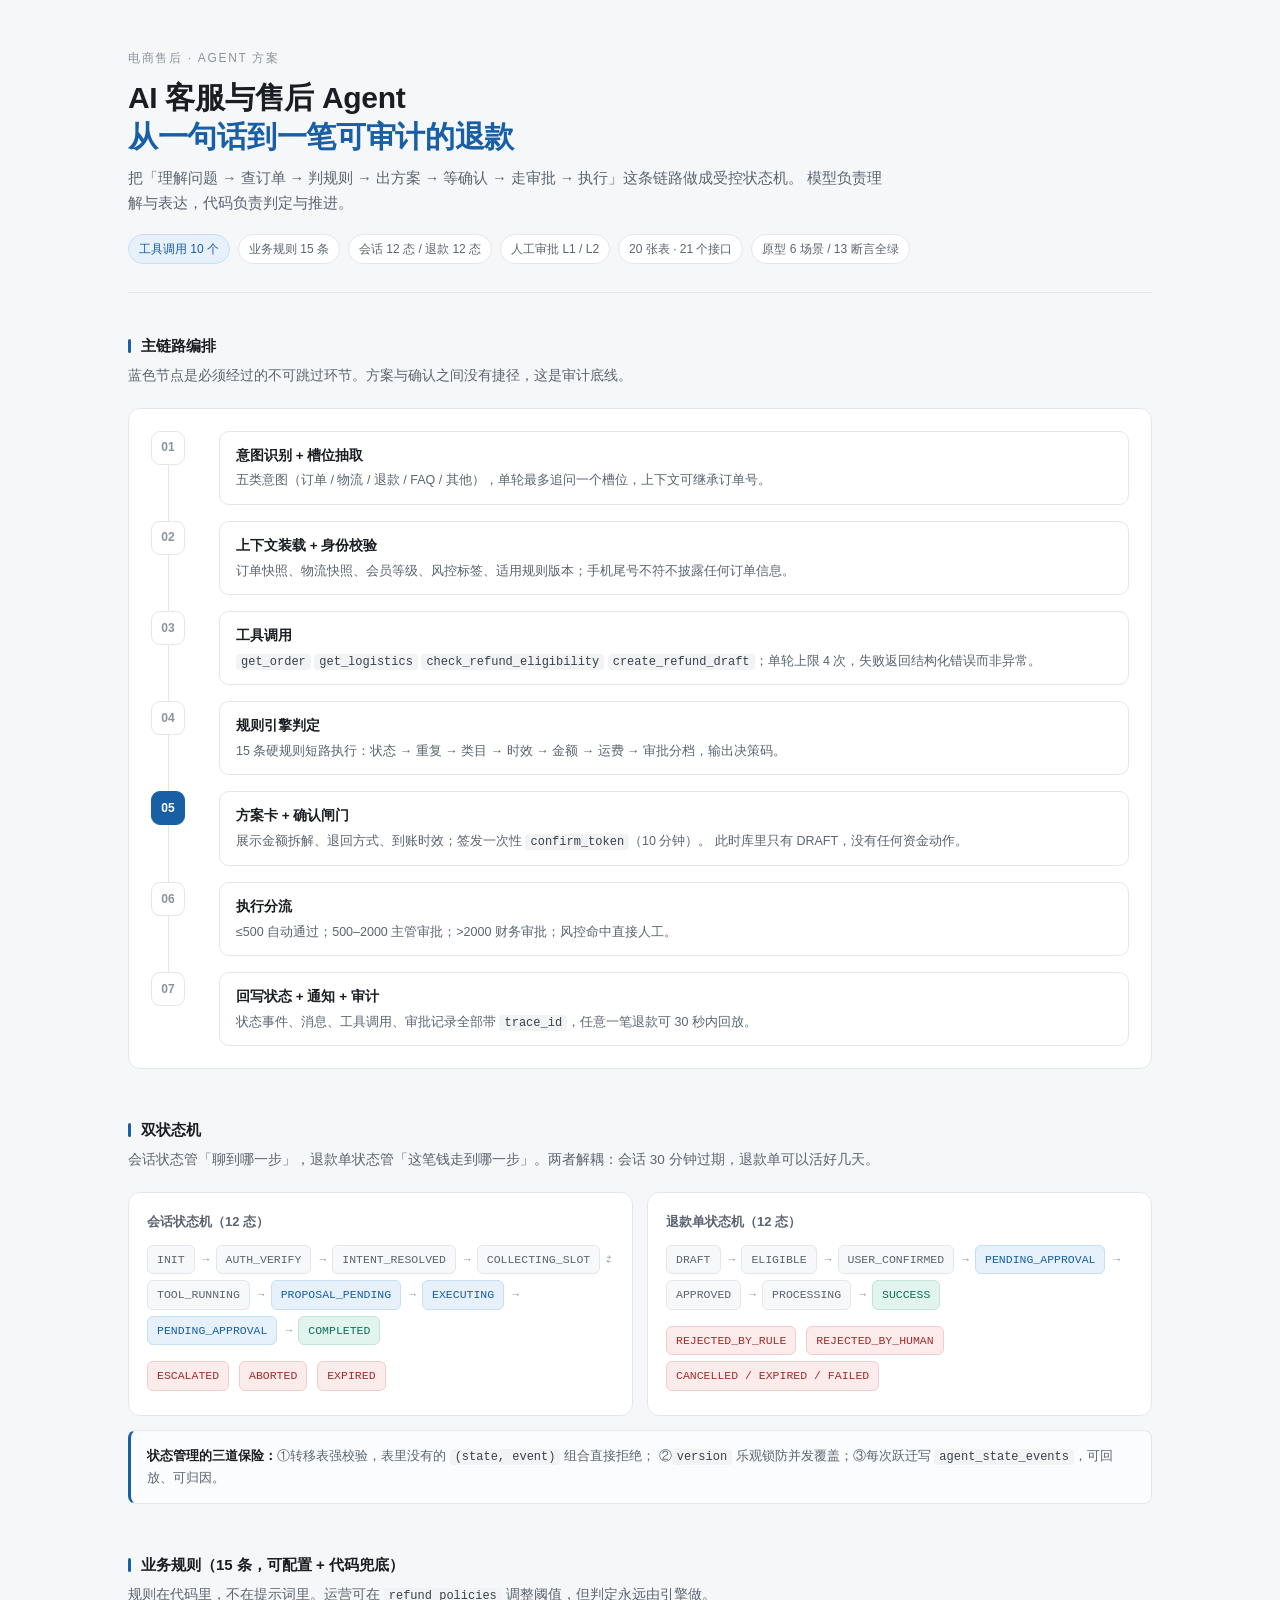
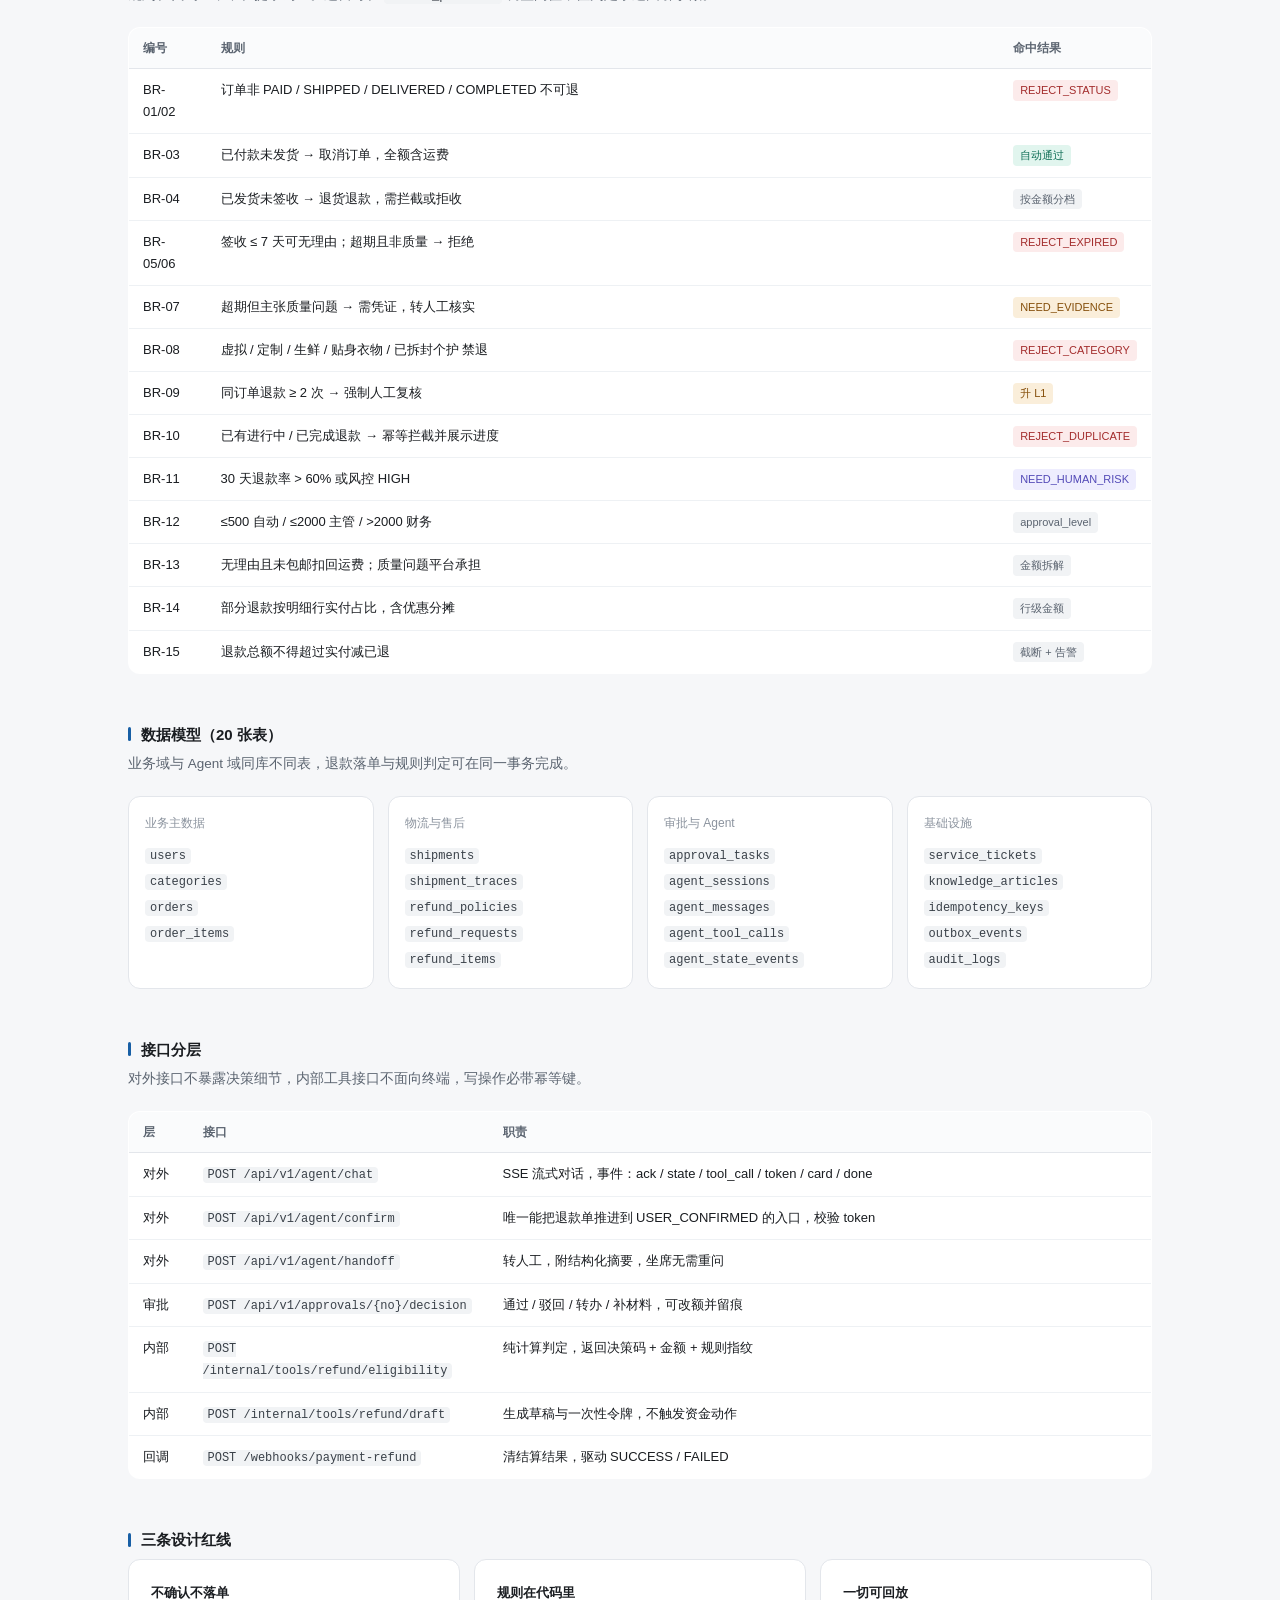
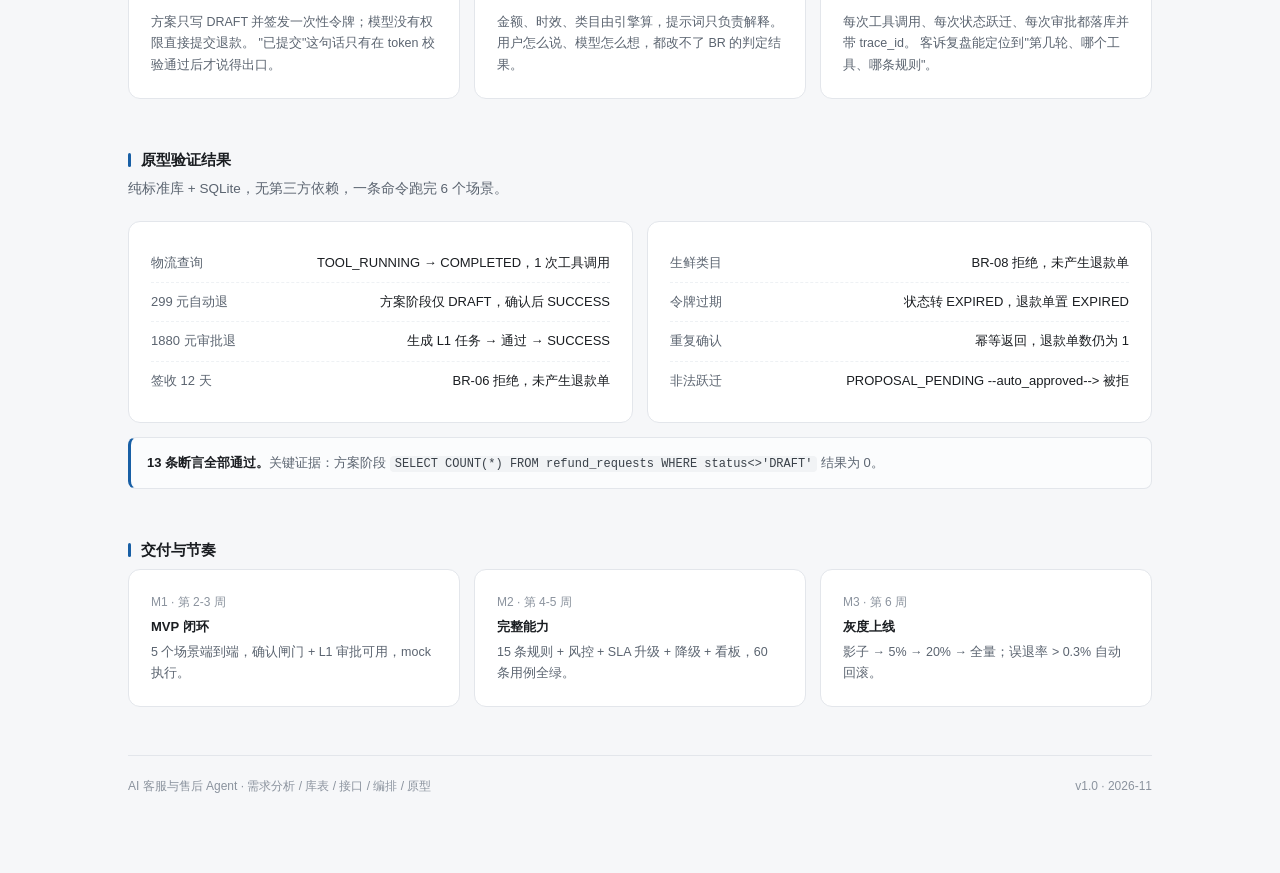
<file: 架构总览.html>
<!DOCTYPE html>
<html lang="zh-CN">
<head>
<meta charset="UTF-8">
<meta name="viewport" content="width=device-width, initial-scale=1.0">
<title>AI 客服与售后 Agent · 方案总览</title>
<style>
  :root{
    --bg:#f6f7f9; --card:#ffffff; --line:#e3e6eb; --line2:#eef1f4;
    --ink:#1a1d21; --ink2:#5b6470; --ink3:#8b939e;
    --blue:#185fa5; --blue-bg:#e6f1fb;
    --teal:#0f6e56; --teal-bg:#e1f5ee;
    --amber:#854f0b; --amber-bg:#faeeda;
    --red:#a32d2d; --red-bg:#fcebeb;
    --purple:#534ab7; --purple-bg:#eeedfe;
  }
  *{box-sizing:border-box;margin:0;padding:0}
  body{background:var(--bg);color:var(--ink);font-family:"Segoe UI","PingFang SC","Microsoft YaHei",sans-serif;
       line-height:1.7;font-size:14px;-webkit-font-smoothing:antialiased}
  .wrap{max-width:1080px;margin:0 auto;padding:48px 28px 80px}
  header{border-bottom:1px solid var(--line);padding-bottom:28px;margin-bottom:40px}
  .kicker{font-size:12px;letter-spacing:.14em;color:var(--ink3);text-transform:uppercase;margin-bottom:10px}
  h1{font-size:30px;font-weight:600;letter-spacing:-.01em;line-height:1.3}
  h1 span{color:var(--blue)}
  .sub{color:var(--ink2);margin-top:10px;max-width:760px;font-size:14.5px}
  .chips{display:flex;flex-wrap:wrap;gap:8px;margin-top:18px}
  .chip{font-size:12px;padding:4px 10px;border-radius:999px;background:#fff;border:1px solid var(--line);color:var(--ink2)}
  .chip.b{background:var(--blue-bg);border-color:#c7dff5;color:var(--blue)}
  section{margin-bottom:48px}
  h2{font-size:15px;font-weight:600;margin-bottom:6px;display:flex;align-items:center;gap:10px}
  h2::before{content:"";width:3px;height:14px;background:var(--blue);border-radius:2px}
  .lead{color:var(--ink2);font-size:13.5px;margin-bottom:20px}
  .card{background:var(--card);border:1px solid var(--line);border-radius:12px;padding:22px}
  .grid{display:grid;gap:14px}
  .g3{grid-template-columns:repeat(3,1fr)}
  .g2{grid-template-columns:repeat(2,1fr)}
  .g4{grid-template-columns:repeat(4,1fr)}
  table{width:100%;border-collapse:collapse;font-size:13px;background:#fff;
        border:1px solid var(--line);border-radius:12px;overflow:hidden}
  th{background:#fafbfc;text-align:left;font-weight:600;color:var(--ink2);font-size:12px;
     padding:10px 14px;border-bottom:1px solid var(--line);white-space:nowrap}
  td{padding:10px 14px;border-bottom:1px solid var(--line2);vertical-align:top}
  tr:last-child td{border-bottom:none}
  code{font-family:"Cascadia Mono",Consolas,monospace;font-size:12px;background:#f1f3f5;
       padding:1px 5px;border-radius:4px;color:#3a4149}
  .tag{display:inline-block;font-size:11px;padding:1px 7px;border-radius:4px;font-weight:500}
  .t-a{background:var(--teal-bg);color:var(--teal)}
  .t-l1{background:var(--amber-bg);color:var(--amber)}
  .t-l2{background:var(--purple-bg);color:var(--purple)}
  .t-r{background:var(--red-bg);color:var(--red)}
  .t-n{background:#f1f3f5;color:var(--ink2)}
  .flow{display:flex;flex-direction:column;gap:0}
  .step{display:grid;grid-template-columns:52px 1fr;gap:16px;position:relative;padding-bottom:16px}
  .step:last-child{padding-bottom:0}
  .step .n{width:34px;height:34px;border-radius:9px;background:#fff;border:1px solid var(--line);
           display:flex;align-items:center;justify-content:center;font-size:12px;color:var(--ink3);
           font-weight:600;z-index:1}
  .step.key .n{background:var(--blue);border-color:var(--blue);color:#fff}
  .step .body{background:#fff;border:1px solid var(--line);border-radius:10px;padding:12px 16px}
  .step .body b{font-size:13.5px;font-weight:600}
  .step .body p{font-size:12.5px;color:var(--ink2);margin-top:3px}
  .step:not(:last-child)::before{content:"";position:absolute;left:17px;top:34px;bottom:0;width:1px;background:var(--line)}
  .sms{display:grid;grid-template-columns:1fr 1fr;gap:14px}
  .sm{background:#fff;border:1px solid var(--line);border-radius:12px;padding:18px}
  .sm h3{font-size:13px;font-weight:600;margin-bottom:12px;color:var(--ink2)}
  .pill{display:inline-flex;align-items:center;gap:6px;font-size:11.5px;padding:4px 9px;border-radius:6px;
        background:#f7f8fa;border:1px solid var(--line);color:var(--ink2);margin:0 6px 6px 0;
        font-family:"Cascadia Mono",Consolas,monospace}
  .pill.on{background:var(--blue-bg);border-color:#c7dff5;color:var(--blue)}
  .pill.ok{background:var(--teal-bg);border-color:#bfe6d8;color:var(--teal)}
  .pill.bad{background:var(--red-bg);border-color:#f3cdcd;color:var(--red)}
  .arrow{color:var(--ink3);font-size:11px}
  .kv{display:flex;justify-content:space-between;gap:12px;padding:8px 0;border-bottom:1px dashed var(--line2);font-size:13px}
  .kv:last-child{border-bottom:none}
  .kv span:first-child{color:var(--ink2)}
  .kv span:last-child{font-weight:500}
  .note{background:#fbfcfd;border:1px solid var(--line);border-left:3px solid var(--blue);
        border-radius:8px;padding:14px 16px;font-size:13px;color:var(--ink2)}
  .note b{color:var(--ink)}
  footer{border-top:1px solid var(--line);padding-top:20px;color:var(--ink3);font-size:12px;
         display:flex;justify-content:space-between;flex-wrap:wrap;gap:8px}
  @media(max-width:860px){.g3,.g2,.g4,.sms{grid-template-columns:1fr}h1{font-size:24px}}
</style>
</head>
<body>
<div class="wrap">

<header>
  <div class="kicker">电商售后 · Agent 方案</div>
  <h1>AI 客服与售后 Agent<br><span>从一句话到一笔可审计的退款</span></h1>
  <p class="sub">把「理解问题 → 查订单 → 判规则 → 出方案 → 等确认 → 走审批 → 执行」这条链路做成受控状态机。
     模型负责理解与表达，代码负责判定与推进。</p>
  <div class="chips">
    <span class="chip b">工具调用 10 个</span>
    <span class="chip">业务规则 15 条</span>
    <span class="chip">会话 12 态 / 退款 12 态</span>
    <span class="chip">人工审批 L1 / L2</span>
    <span class="chip">20 张表 · 21 个接口</span>
    <span class="chip">原型 6 场景 / 13 断言全绿</span>
  </div>
</header>

<section>
  <h2>主链路编排</h2>
  <p class="lead">蓝色节点是必须经过的不可跳过环节。方案与确认之间没有捷径，这是审计底线。</p>
  <div class="card flow">
    <div class="step">
      <div class="n">01</div>
      <div class="body"><b>意图识别 + 槽位抽取</b>
        <p>五类意图（订单 / 物流 / 退款 / FAQ / 其他），单轮最多追问一个槽位，上下文可继承订单号。</p></div>
    </div>
    <div class="step">
      <div class="n">02</div>
      <div class="body"><b>上下文装载 + 身份校验</b>
        <p>订单快照、物流快照、会员等级、风控标签、适用规则版本；手机尾号不符不披露任何订单信息。</p></div>
    </div>
    <div class="step">
      <div class="n">03</div>
      <div class="body"><b>工具调用</b>
        <p><code>get_order</code> <code>get_logistics</code> <code>check_refund_eligibility</code>
           <code>create_refund_draft</code>；单轮上限 4 次，失败返回结构化错误而非异常。</p></div>
    </div>
    <div class="step">
      <div class="n">04</div>
      <div class="body"><b>规则引擎判定</b>
        <p>15 条硬规则短路执行：状态 → 重复 → 类目 → 时效 → 金额 → 运费 → 审批分档，输出决策码。</p></div>
    </div>
    <div class="step key">
      <div class="n">05</div>
      <div class="body"><b>方案卡 + 确认闸门</b>
        <p>展示金额拆解、退回方式、到账时效；签发一次性 <code>confirm_token</code>（10 分钟）。
           此时库里只有 DRAFT，没有任何资金动作。</p></div>
    </div>
    <div class="step">
      <div class="n">06</div>
      <div class="body"><b>执行分流</b>
        <p>≤500 自动通过；500–2000 主管审批；&gt;2000 财务审批；风控命中直接人工。</p></div>
    </div>
    <div class="step">
      <div class="n">07</div>
      <div class="body"><b>回写状态 + 通知 + 审计</b>
        <p>状态事件、消息、工具调用、审批记录全部带 <code>trace_id</code>，任意一笔退款可 30 秒内回放。</p></div>
    </div>
  </div>
</section>

<section>
  <h2>双状态机</h2>
  <p class="lead">会话状态管「聊到哪一步」，退款单状态管「这笔钱走到哪一步」。两者解耦：会话 30 分钟过期，退款单可以活好几天。</p>
  <div class="sms">
    <div class="sm">
      <h3>会话状态机（12 态）</h3>
      <div>
        <span class="pill">INIT</span><span class="arrow">→</span>
        <span class="pill">AUTH_VERIFY</span><span class="arrow">→</span>
        <span class="pill">INTENT_RESOLVED</span><span class="arrow">→</span>
        <span class="pill">COLLECTING_SLOT</span><span class="arrow">⇄</span>
        <span class="pill">TOOL_RUNNING</span><span class="arrow">→</span>
        <span class="pill on">PROPOSAL_PENDING</span><span class="arrow">→</span>
        <span class="pill on">EXECUTING</span><span class="arrow">→</span>
        <span class="pill on">PENDING_APPROVAL</span><span class="arrow">→</span>
        <span class="pill ok">COMPLETED</span>
      </div>
      <div style="margin-top:10px">
        <span class="pill bad">ESCALATED</span>
        <span class="pill bad">ABORTED</span>
        <span class="pill bad">EXPIRED</span>
      </div>
    </div>
    <div class="sm">
      <h3>退款单状态机（12 态）</h3>
      <div>
        <span class="pill">DRAFT</span><span class="arrow">→</span>
        <span class="pill">ELIGIBLE</span><span class="arrow">→</span>
        <span class="pill">USER_CONFIRMED</span><span class="arrow">→</span>
        <span class="pill on">PENDING_APPROVAL</span><span class="arrow">→</span>
        <span class="pill">APPROVED</span><span class="arrow">→</span>
        <span class="pill">PROCESSING</span><span class="arrow">→</span>
        <span class="pill ok">SUCCESS</span>
      </div>
      <div style="margin-top:10px">
        <span class="pill bad">REJECTED_BY_RULE</span>
        <span class="pill bad">REJECTED_BY_HUMAN</span>
        <span class="pill bad">CANCELLED / EXPIRED / FAILED</span>
      </div>
    </div>
  </div>
  <div class="note" style="margin-top:14px">
    <b>状态管理的三道保险：</b>①转移表强校验，表里没有的 <code>(state, event)</code> 组合直接拒绝；
    ②<code>version</code> 乐观锁防并发覆盖；③每次跃迁写 <code>agent_state_events</code>，可回放、可归因。
  </div>
</section>

<section>
  <h2>业务规则（15 条，可配置 + 代码兜底）</h2>
  <p class="lead">规则在代码里，不在提示词里。运营可在 <code>refund_policies</code> 调整阈值，但判定永远由引擎做。</p>
  <table>
    <thead><tr><th style="width:78px">编号</th><th>规则</th><th style="width:150px">命中结果</th></tr></thead>
    <tbody>
      <tr><td>BR-01/02</td><td>订单非 PAID / SHIPPED / DELIVERED / COMPLETED 不可退</td><td><span class="tag t-r">REJECT_STATUS</span></td></tr>
      <tr><td>BR-03</td><td>已付款未发货 → 取消订单，全额含运费</td><td><span class="tag t-a">自动通过</span></td></tr>
      <tr><td>BR-04</td><td>已发货未签收 → 退货退款，需拦截或拒收</td><td><span class="tag t-n">按金额分档</span></td></tr>
      <tr><td>BR-05/06</td><td>签收 ≤ 7 天可无理由；超期且非质量 → 拒绝</td><td><span class="tag t-r">REJECT_EXPIRED</span></td></tr>
      <tr><td>BR-07</td><td>超期但主张质量问题 → 需凭证，转人工核实</td><td><span class="tag t-l1">NEED_EVIDENCE</span></td></tr>
      <tr><td>BR-08</td><td>虚拟 / 定制 / 生鲜 / 贴身衣物 / 已拆封个护 禁退</td><td><span class="tag t-r">REJECT_CATEGORY</span></td></tr>
      <tr><td>BR-09</td><td>同订单退款 ≥ 2 次 → 强制人工复核</td><td><span class="tag t-l1">升 L1</span></td></tr>
      <tr><td>BR-10</td><td>已有进行中 / 已完成退款 → 幂等拦截并展示进度</td><td><span class="tag t-r">REJECT_DUPLICATE</span></td></tr>
      <tr><td>BR-11</td><td>30 天退款率 &gt; 60% 或风控 HIGH</td><td><span class="tag t-l2">NEED_HUMAN_RISK</span></td></tr>
      <tr><td>BR-12</td><td>≤500 自动 / ≤2000 主管 / &gt;2000 财务</td><td><span class="tag t-n">approval_level</span></td></tr>
      <tr><td>BR-13</td><td>无理由且未包邮扣回运费；质量问题平台承担</td><td><span class="tag t-n">金额拆解</span></td></tr>
      <tr><td>BR-14</td><td>部分退款按明细行实付占比，含优惠分摊</td><td><span class="tag t-n">行级金额</span></td></tr>
      <tr><td>BR-15</td><td>退款总额不得超过实付减已退</td><td><span class="tag t-n">截断 + 告警</span></td></tr>
    </tbody>
  </table>
</section>

<section>
  <h2>数据模型（20 张表）</h2>
  <p class="lead">业务域与 Agent 域同库不同表，退款落单与规则判定可在同一事务完成。</p>
  <div class="grid g4">
    <div class="card" style="padding:16px">
      <div style="font-size:12px;color:var(--ink3);margin-bottom:8px">业务主数据</div>
      <div style="font-size:13px;line-height:2">
        <code>users</code><br><code>categories</code><br><code>orders</code><br><code>order_items</code>
      </div>
    </div>
    <div class="card" style="padding:16px">
      <div style="font-size:12px;color:var(--ink3);margin-bottom:8px">物流与售后</div>
      <div style="font-size:13px;line-height:2">
        <code>shipments</code><br><code>shipment_traces</code><br><code>refund_policies</code><br>
        <code>refund_requests</code><br><code>refund_items</code>
      </div>
    </div>
    <div class="card" style="padding:16px">
      <div style="font-size:12px;color:var(--ink3);margin-bottom:8px">审批与 Agent</div>
      <div style="font-size:13px;line-height:2">
        <code>approval_tasks</code><br><code>agent_sessions</code><br><code>agent_messages</code><br>
        <code>agent_tool_calls</code><br><code>agent_state_events</code>
      </div>
    </div>
    <div class="card" style="padding:16px">
      <div style="font-size:12px;color:var(--ink3);margin-bottom:8px">基础设施</div>
      <div style="font-size:13px;line-height:2">
        <code>service_tickets</code><br><code>knowledge_articles</code><br>
        <code>idempotency_keys</code><br><code>outbox_events</code><br><code>audit_logs</code>
      </div>
    </div>
  </div>
</section>

<section>
  <h2>接口分层</h2>
  <p class="lead">对外接口不暴露决策细节，内部工具接口不面向终端，写操作必带幂等键。</p>
  <table>
    <thead><tr><th style="width:60px">层</th><th style="width:300px">接口</th><th>职责</th></tr></thead>
    <tbody>
      <tr><td>对外</td><td><code>POST /api/v1/agent/chat</code></td><td>SSE 流式对话，事件：ack / state / tool_call / token / card / done</td></tr>
      <tr><td>对外</td><td><code>POST /api/v1/agent/confirm</code></td><td>唯一能把退款单推进到 USER_CONFIRMED 的入口，校验 token</td></tr>
      <tr><td>对外</td><td><code>POST /api/v1/agent/handoff</code></td><td>转人工，附结构化摘要，坐席无需重问</td></tr>
      <tr><td>审批</td><td><code>POST /api/v1/approvals/{no}/decision</code></td><td>通过 / 驳回 / 转办 / 补材料，可改额并留痕</td></tr>
      <tr><td>内部</td><td><code>POST /internal/tools/refund/eligibility</code></td><td>纯计算判定，返回决策码 + 金额 + 规则指纹</td></tr>
      <tr><td>内部</td><td><code>POST /internal/tools/refund/draft</code></td><td>生成草稿与一次性令牌，不触发资金动作</td></tr>
      <tr><td>回调</td><td><code>POST /webhooks/payment-refund</code></td><td>清结算结果，驱动 SUCCESS / FAILED</td></tr>
    </tbody>
  </table>
</section>

<section>
  <h2>三条设计红线</h2>
  <div class="grid g3">
    <div class="card">
      <div style="font-size:13px;font-weight:600;margin-bottom:8px">不确认不落单</div>
      <p style="font-size:12.5px;color:var(--ink2)">方案只写 DRAFT 并签发一次性令牌；模型没有权限直接提交退款。
        "已提交"这句话只有在 token 校验通过后才说得出口。</p>
    </div>
    <div class="card">
      <div style="font-size:13px;font-weight:600;margin-bottom:8px">规则在代码里</div>
      <p style="font-size:12.5px;color:var(--ink2)">金额、时效、类目由引擎算，提示词只负责解释。
        用户怎么说、模型怎么想，都改不了 BR 的判定结果。</p>
    </div>
    <div class="card">
      <div style="font-size:13px;font-weight:600;margin-bottom:8px">一切可回放</div>
      <p style="font-size:12.5px;color:var(--ink2)">每次工具调用、每次状态跃迁、每次审批都落库并带 trace_id。
        客诉复盘能定位到"第几轮、哪个工具、哪条规则"。</p>
    </div>
  </div>
</section>

<section>
  <h2>原型验证结果</h2>
  <p class="lead">纯标准库 + SQLite，无第三方依赖，一条命令跑完 6 个场景。</p>
  <div class="grid g2">
    <div class="card">
      <div class="kv"><span>物流查询</span><span>TOOL_RUNNING → COMPLETED，1 次工具调用</span></div>
      <div class="kv"><span>299 元自动退</span><span>方案阶段仅 DRAFT，确认后 SUCCESS</span></div>
      <div class="kv"><span>1880 元审批退</span><span>生成 L1 任务 → 通过 → SUCCESS</span></div>
      <div class="kv"><span>签收 12 天</span><span>BR-06 拒绝，未产生退款单</span></div>
    </div>
    <div class="card">
      <div class="kv"><span>生鲜类目</span><span>BR-08 拒绝，未产生退款单</span></div>
      <div class="kv"><span>令牌过期</span><span>状态转 EXPIRED，退款单置 EXPIRED</span></div>
      <div class="kv"><span>重复确认</span><span>幂等返回，退款单数仍为 1</span></div>
      <div class="kv"><span>非法跃迁</span><span>PROPOSAL_PENDING --auto_approved--> 被拒</span></div>
    </div>
  </div>
  <div class="note" style="margin-top:14px">
    <b>13 条断言全部通过。</b>关键证据：方案阶段 <code>SELECT COUNT(*) FROM refund_requests WHERE status&lt;&gt;'DRAFT'</code> 结果为 0。
  </div>
</section>

<section>
  <h2>交付与节奏</h2>
  <div class="grid g3">
    <div class="card"><div style="font-size:12px;color:var(--ink3)">M1 · 第 2-3 周</div>
      <div style="font-size:13px;font-weight:600;margin:4px 0">MVP 闭环</div>
      <p style="font-size:12.5px;color:var(--ink2)">5 个场景端到端，确认闸门 + L1 审批可用，mock 执行。</p></div>
    <div class="card"><div style="font-size:12px;color:var(--ink3)">M2 · 第 4-5 周</div>
      <div style="font-size:13px;font-weight:600;margin:4px 0">完整能力</div>
      <p style="font-size:12.5px;color:var(--ink2)">15 条规则 + 风控 + SLA 升级 + 降级 + 看板，60 条用例全绿。</p></div>
    <div class="card"><div style="font-size:12px;color:var(--ink3)">M3 · 第 6 周</div>
      <div style="font-size:13px;font-weight:600;margin:4px 0">灰度上线</div>
      <p style="font-size:12.5px;color:var(--ink2)">影子 → 5% → 20% → 全量；误退率 &gt; 0.3% 自动回滚。</p></div>
  </div>
</section>

<footer>
  <span>AI 客服与售后 Agent · 需求分析 / 库表 / 接口 / 编排 / 原型</span>
  <span>v1.0 · 2026-11</span>
</footer>

</div>
</body>
</html>
</file>
